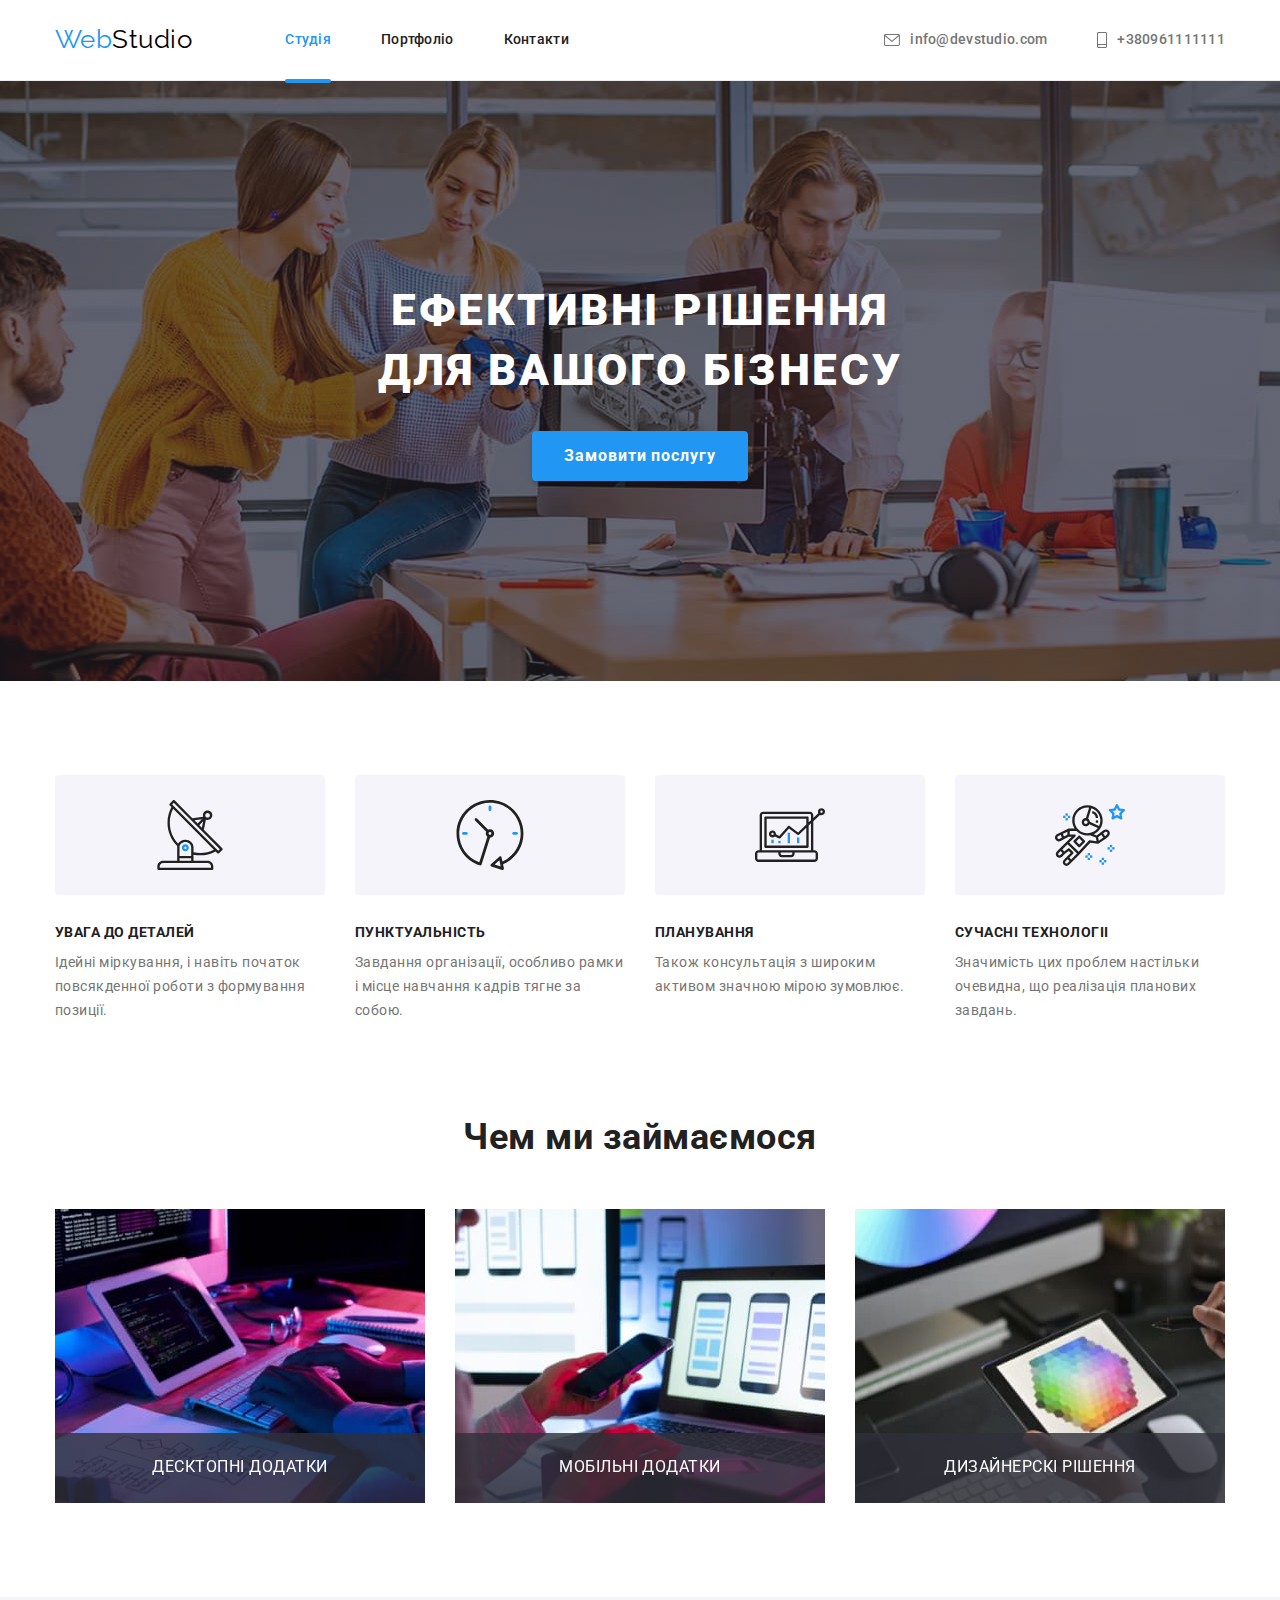
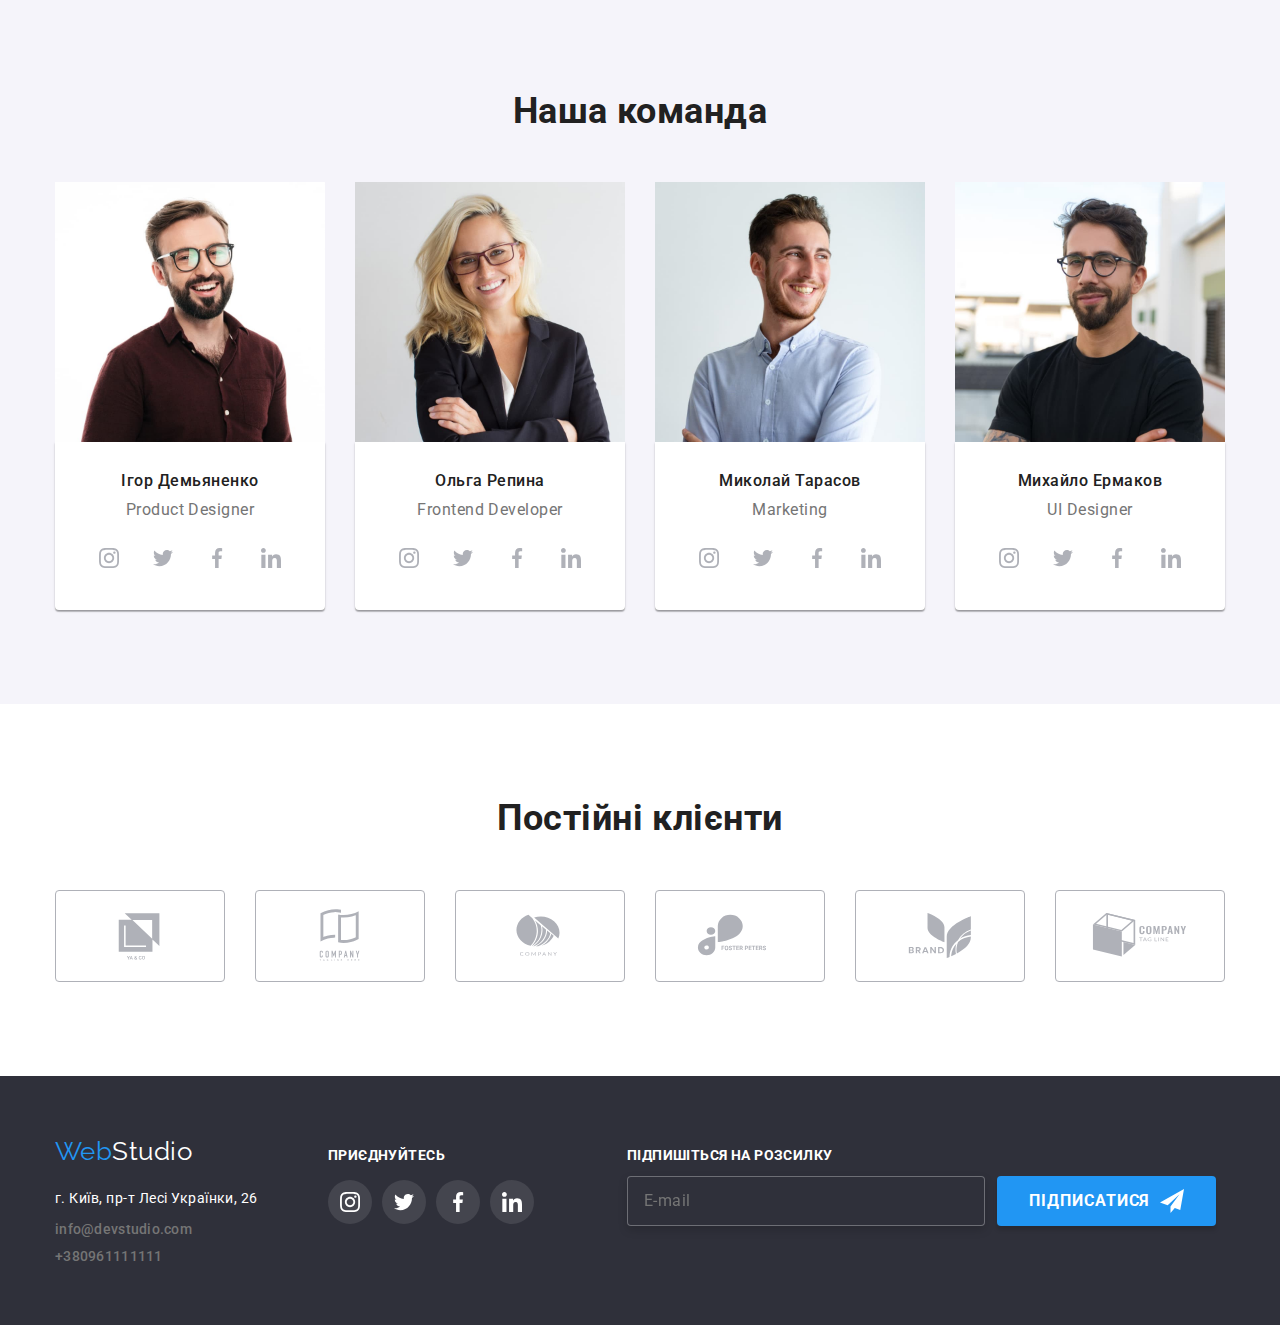
<file: index.html>
<!DOCTYPE html>
<html lang="en">

<head>
  <meta charset="UTF-8">
  <meta http-equiv="X-UA-Compatible" content="IE=edge">
  <meta name="viewport" content="width=device-width, initial-scale=1.0">
  <title>Document</title>
  <link rel="preconnect" href="https://fonts.gstatic.com">
  <link href="https://fonts.googleapis.com/css2?family=Raleway:wght@700&family=Roboto:wght@400;500;700;900&display=swap"
    rel="stylesheet">
  <link rel="stylesheet" href="https://cdnjs.cloudflare.com/ajax/libs/modern-normalize/1.0.0/modern-normalize.min.css">
  
  <link rel="stylesheet" href="./css/main.min.css">
</head>

<body>
<header class="header">
  <div class="container header__container">
    <nav class="nav">

      <a class="logo" href="/">Web<span class="header__logo">Studio</span></a>

      <ul class="nav__list">
        <li class="nav__item"><a class="nav__link nav__link--active" href="./index.html">Студія</a></li>
        <li class="nav__item"><a class="nav__link" href="./portfolio.html">Портфоліо</a></li>
        <li class="nav__item"><a class="nav__link" href="">Контакти</a></li>
      </ul>

    </nav>

    <ul class="contacts">
      <li class="contacts__item">
        <a class="contacts__link contacts__link--header" href="mailto:info@devstudio.com">
          <svg class="contacts__icon" width="16px" height="12px">
            <use href="./images/icons.svg#icon-envelope"></use>
          </svg> info@devstudio.com</a>

      </li>
      <li class="contacts__item contacts__item--tel">
        <a class="contacts__link contacts__link--header" href="tel:+380961111111">
          <svg class="contacts__icon" width="10px" height="16px">
            <use href="./images/icons.svg#icon-smartphone"></use>
          </svg>+380961111111</a>
      </li>
    </ul>
  </div>
</header>

  <main>
    <section class="hero overlay">
      <div class="container">
        <h1 class="hero__subject">Ефективні рішення <br> для вашого бізнесу</h1>
        <button data-modal-open class="hero__button" type="button">Замовити послугу</button>

        <div class="backdrop is-hidden" data-modal>
          <div class="modal">

            <button data-modal-close class="close">
              <svg class="close__icon">
                <use href="./images/icons.svg#icon-close"></use>
              </svg>
            </button>

            <p class="modal__title">Залишіть свої дані, ми вам передзвонимо</p>

            <form action="#" class="modal__form">

              <label class="modal__field">Ім'я
                <input class="modal__input" type="text" name="user-name" required>
                <svg class="modal__icons">
                  <use href="./images/icons.svg#icon-person"></use>
                </svg>
              </label>

              <label class="modal__field">Телефон
                <input class="modal__input" type="tel" name="user-tel" required>
                <svg class="modal__icons">
                  <use href="./images/icons.svg#icon-phone"></use>
                </svg>
              </label>

              <label class="modal__field">Пошта
                <input class="modal__input" type="email" name="user-email" required>
                <svg class="modal__icons">
                  <use href="./images/icons.svg#icon-email"></use>
                </svg>
              </label>

              <label class="modal__field">Коментар
                <textarea class="modal__text" name="user-comment" placeholder="Надрукуйте текст"></textarea>
              </label>

              <label for="checkbox" class="modal__checkbox">
                <input type="checkbox" name="checkbox" id="checkbox" class="modal__check">
                <span class="modal__checked"></span>
                Погоджуюся з розсилкою та приймаю <a class="modal__doc" href="">Умови договора</a>
              </label>

              <button type="submit" class="form__button">Відправити</button>

            </form>


          </div>
        </div>
      </div>
    </section>

    <section class="features">
      <!--<h2>Особености</h2>-->
      <div class="container">
        <ul class="features__list">
          <li class="features__item">
            <div class="features__picture">
              <svg class="antenna" width=70 height=70>
                <use href="./images/icons.svg#icon-antenna"></use>
              </svg>
            </div>
            <h3 class="features__title">Увага до деталей</h3>
            <p class="features__text">Ідейні міркування, і навіть початок повсякденної роботи з формування позиції.
            </p>
          </li>
          <li class="features__item">
            <div class="features__picture">
              <svg class="clock" width=70 height=70>
                <use href="./images/icons.svg#icon-clock"></use>
              </svg>
            </div>
            <h3 class="features__title">Пунктуальність</h3>
            <p class="features__text">Завдання організації, особливо рамки і місце навчання кадрів тягне за
            собою.</p>
          </li>
          <li class="features__item">
            <div class="features__picture">
              <svg class="diagram" width=70 height=70>
                <use href="./images/icons.svg#icon-diagram"></use>
              </svg>
            </div>
            <h3 class="features__title">Планування</h3>
            <p class="features__text">Також консультація з широким активом значною мірою
            зумовлює.</p>
          </li>
          <li class="features__item">
            <div class="features__picture">
              <svg class="astronaut" width=70 height=70>
                <use href="./images/icons.svg#icon-astronaut"></use>
              </svg>
            </div>
            <h3 class="features__title">Сучасні технологіі</h3>
            <p class="features__text">Значимість цих проблем настільки очевидна, що реалізація планових завдань.</p>
          </li>
        </ul>
      </div>
    </section>

    <section class="image">
      <div class="container">

        <h2 class="caption">Чем ми займаємося</h2>

        <ul class="image__list">
          <li class="image__item">
            <img src="./images/comp.jpg" alt="руки-на-клавіатурі" width="370">
            <p class="image__label">Десктопні додатки</p>
          </li>
          <li class="image__item">
            <img src="./images/phone.jpg" alt="телефон-в-руках-і-ноутбук" width="370">
            <p class="image__label">Мобільні  додатки</p>
          </li>
          <li class="image__item">
            <img src="./images/notepad.jpg" alt="планшет" width="370">
            <p class="image__label">Дизайнерскі рішення</p>
          </li>
        </ul>
      </div>
    </section>

    <section class="our-team">
      <div class="container">
        <h2 class="caption">Наша команда</h2>

        <ul class="team">
          <li class="team__item">
            <img class="team__img" src="./images/igor.jpg" alt="Ігор" width="260">
            <div class="team__contacts">
              <h3 class="team__caption">Ігор Демьяненко</h3>
              <p class="team__text">Product Designer</p>
              <ul class="socials">
                <li class="socials__item">
                  <a class="socials__link" href="">
                    <svg class="socials__icon">
                      <use href="./images/icons.svg#icon-instagram"></use>
                    </svg>
                  </a>
                </li>
                <li class="socials__item">
                  <a class="socials__link" href="">
                    <svg class="socials__icon">
                      <use href="./images/icons.svg#icon-twitter"></use>
                    </svg>
                  </a>
                </li>
                <li class="socials__item">
                  <a class="socials__link" href="">
                    <svg class="socials__icon">
                      <use href="./images/icons.svg#icon-facebook"></use>
                    </svg>
                  </a>
                </li>
                <li class="socials__item">
                  <a class="socials__link" href="">
                    <svg class="socials__icon">
                      <use href="./images/icons.svg#icon-linkedin"></use>
                    </svg>
                  </a>
                </li>
              </ul>
            </div>
          </li>
          <li class="team__item">
            <img class="team__img" src="./images/olga.jpg" alt="Ольга" width="260">
            <div class="team__contacts">
              <h3 class="team__caption">Ольга Репина</h3>
              <p class="team__text">Frontend Developer</p>
              <ul class="socials">
                <li class="socials__item">
                  <a class="socials__link" href="">
                    <svg class="socials__icon">
                      <use href="./images/icons.svg#icon-instagram"></use>
                    </svg>
                  </a>
                </li>
                <li class="socials__item">
                  <a class="socials__link" href="">
                    <svg class="socials__icon">
                      <use href="./images/icons.svg#icon-twitter"></use>
                    </svg>
                  </a>
                </li>
                <li class="socials__item">
                  <a class="socials__link" href="">
                    <svg class="socials__icon">
                      <use href="./images/icons.svg#icon-facebook"></use>
                    </svg>
                  </a>
                </li>
                <li class="socials__item">
                  <a class="socials__link" href="">
                    <svg class="socials__icon">
                      <use href="./images/icons.svg#icon-linkedin"></use>
                    </svg>
                  </a>
                </li>
              </ul>
            </div>
          </li>
          <li class="team__item">
            <img class="team__img" src="./images/mykolay.jpg" alt="Николай" width="260">
            <div class="team__contacts">
              <h3 class="team__caption">Миколай Тарасов</h3>
              <p class="team__text">Marketing</p>
              <ul class="socials">
                <li class="socials__item">
                  <a class="socials__link" href="">
                    <svg class="socials__icon">
                      <use href="./images/icons.svg#icon-instagram"></use>
                    </svg>
                  </a>
                </li>
                <li class="socials__item">
                  <a class="socials__link" href="">
                    <svg class="socials__icon">
                      <use href="./images/icons.svg#icon-twitter"></use>
                    </svg>
                  </a>
                </li>
                <li class="socials__item">
                  <a class="socials__link" href="">
                    <svg class="socials__icon">
                      <use href="./images/icons.svg#icon-facebook"></use>
                    </svg>
                  </a>
                </li>
                <li class="socials__item">
                  <a class="socials__link" href="">
                    <svg class="socials__icon">
                      <use href="./images/icons.svg#icon-linkedin"></use>
                    </svg>
                  </a>
                </li>
              </ul>
            </div>
          </li>
          <li class="team__item">
            <img class="team__img" src="./images/mikhaylo.jpg" alt="Михаил" width="260">
            <div class="team__contacts">
              <h3 class="team__caption">Михайло Ермаков</h3>
              <p class="team__text">UI Designer</p>
              <ul class="socials">
                <li class="socials__item">
                  <a class="socials__link" href="">
                    <svg class="socials__icon">
                      <use href="./images/icons.svg#icon-instagram"></use>
                    </svg>
                  </a>
                </li>
                <li class="socials__item">
                  <a class="socials__link" href="">
                    <svg class="socials__icon">
                      <use href="./images/icons.svg#icon-twitter"></use>
                    </svg>
                  </a>
                </li>
                <li class="socials__item">
                  <a class="socials__link" href="">
                    <svg class="socials__icon">
                      <use href="./images/icons.svg#icon-facebook"></use>
                    </svg>
                  </a>
                </li>
                <li class="socials__item">
                  <a class="socials__link" href="">
                    <svg class="socials__icon">
                      <use href="./images/icons.svg#icon-linkedin"></use>
                    </svg>
                  </a>
                </li>
              </ul>
            </div>
          </li>
        </ul>
      </div>
    </section>

    <section class="client">
      <div class="container">
        <h2 class="caption">Постійні клієнти</h2>
        <ul class="client__list">
          <li class="client__item">
            <a class="client__link" href="">
              <svg class="client__icon">
                <use href="./images/icons.svg#icon-company1"></use>
              </svg>
            </a>
          </li>
          <li class="client__item">
            <a class="client__link" href="">
              <svg class="client__icon">
                <use href="./images/icons.svg#icon-company2"></use>
              </svg>
            </a>
          </li>
          <li class="client__item">
            <a class="client__link" href="">
              <svg class="client__icon">
                <use href="./images/icons.svg#icon-company3"></use>
              </svg>
            </a>
          </li>
          <li class="client__item">
            <a class="client__link" href="">
              <svg class="client__icon">
                <use href="./images/icons.svg#icon-company4"></use>
              </svg>
            </a>
          </li>
          <li class="client__item">
            <a class="client__link" href="">
              <svg class="client__icon">
                <use href="./images/icons.svg#icon-company5"></use>
              </svg>
            </a>
          </li>
          <li class="client__item">
            <a class="client__link" href="">
              <svg class="client__icon">
                <use href="./images/icons.svg#icon-company6"></use>
              </svg>
            </a>
          </li>
        </ul>
      </div>
    </section>

  </main>

  <footer class="footer">
    <div class="container footer__container">
      <div>
        <a class="logo" href="/">Web<span class="footer__logo">Studio</span></a>

        <address class="footer__address">г. Київ, пр-т Лесі Українки, 26</address>

        <ul class="contacts contacts--footer">
          <li class="contacts__item contacts__item--mail ">
            <a class="contacts__link" href="mailto:info@devstudio.com">info@devstudio.com</a>
          </li>
          <li class="contacts__item">
            <a class="contacts__link" href="tel:+380961111111">+380961111111</a>
          </li>
        </ul>
      </div>

      <div class="footer__socials">
        <h2 class="footer__caption">ПРИЄДНУЙТЕСЬ</h2>

        <ul class="socials">
          <li class="socials__item">
            <a class="socials__link socials__link--footer" href="">
              <svg class="socials__icon">
                <use href="./images/icons.svg#icon-instagram"></use>
              </svg>
            </a>
          </li>
          <li class="socials__item">
            <a class="socials__link socials__link--footer" href="">
              <svg class="socials__icon">
                <use href="./images/icons.svg#icon-twitter"></use>
              </svg>
            </a>
          </li>
          <li class="socials__item">
            <a class="socials__link socials__link--footer" href="">
              <svg class="socials__icon">
                <use href="./images/icons.svg#icon-facebook"></use>
              </svg>
            </a>
          </li>
          <li class="socials__item">
            <a class="socials__link socials__link--footer" href="">
              <svg class="socials__icon">
                <use href="./images/icons.svg#icon-linkedin"></use>
              </svg>
            </a>
          </li>
        </ul>
      </div>

      <div class="footer__form">
        <p class="footer__caption">ПІДПИШІТЬСЯ НА РОЗСИЛКУ</p>
        <form action="#" class="footer__field">

          <input class="footer__input" type="email" name="email" placeholder="E-mail">

          <button type="submit" class="footer__button">ПІДПИСАТИСЯ
            <svg class="footer__icon">
              <use href="./images/icons.svg#icon-telegram"></use>
            </svg>
          </button>
        </form>
      </div>

    </div>
  </footer>

  <script src="./js/modal.js"></script>

</body>

</html>
</file>
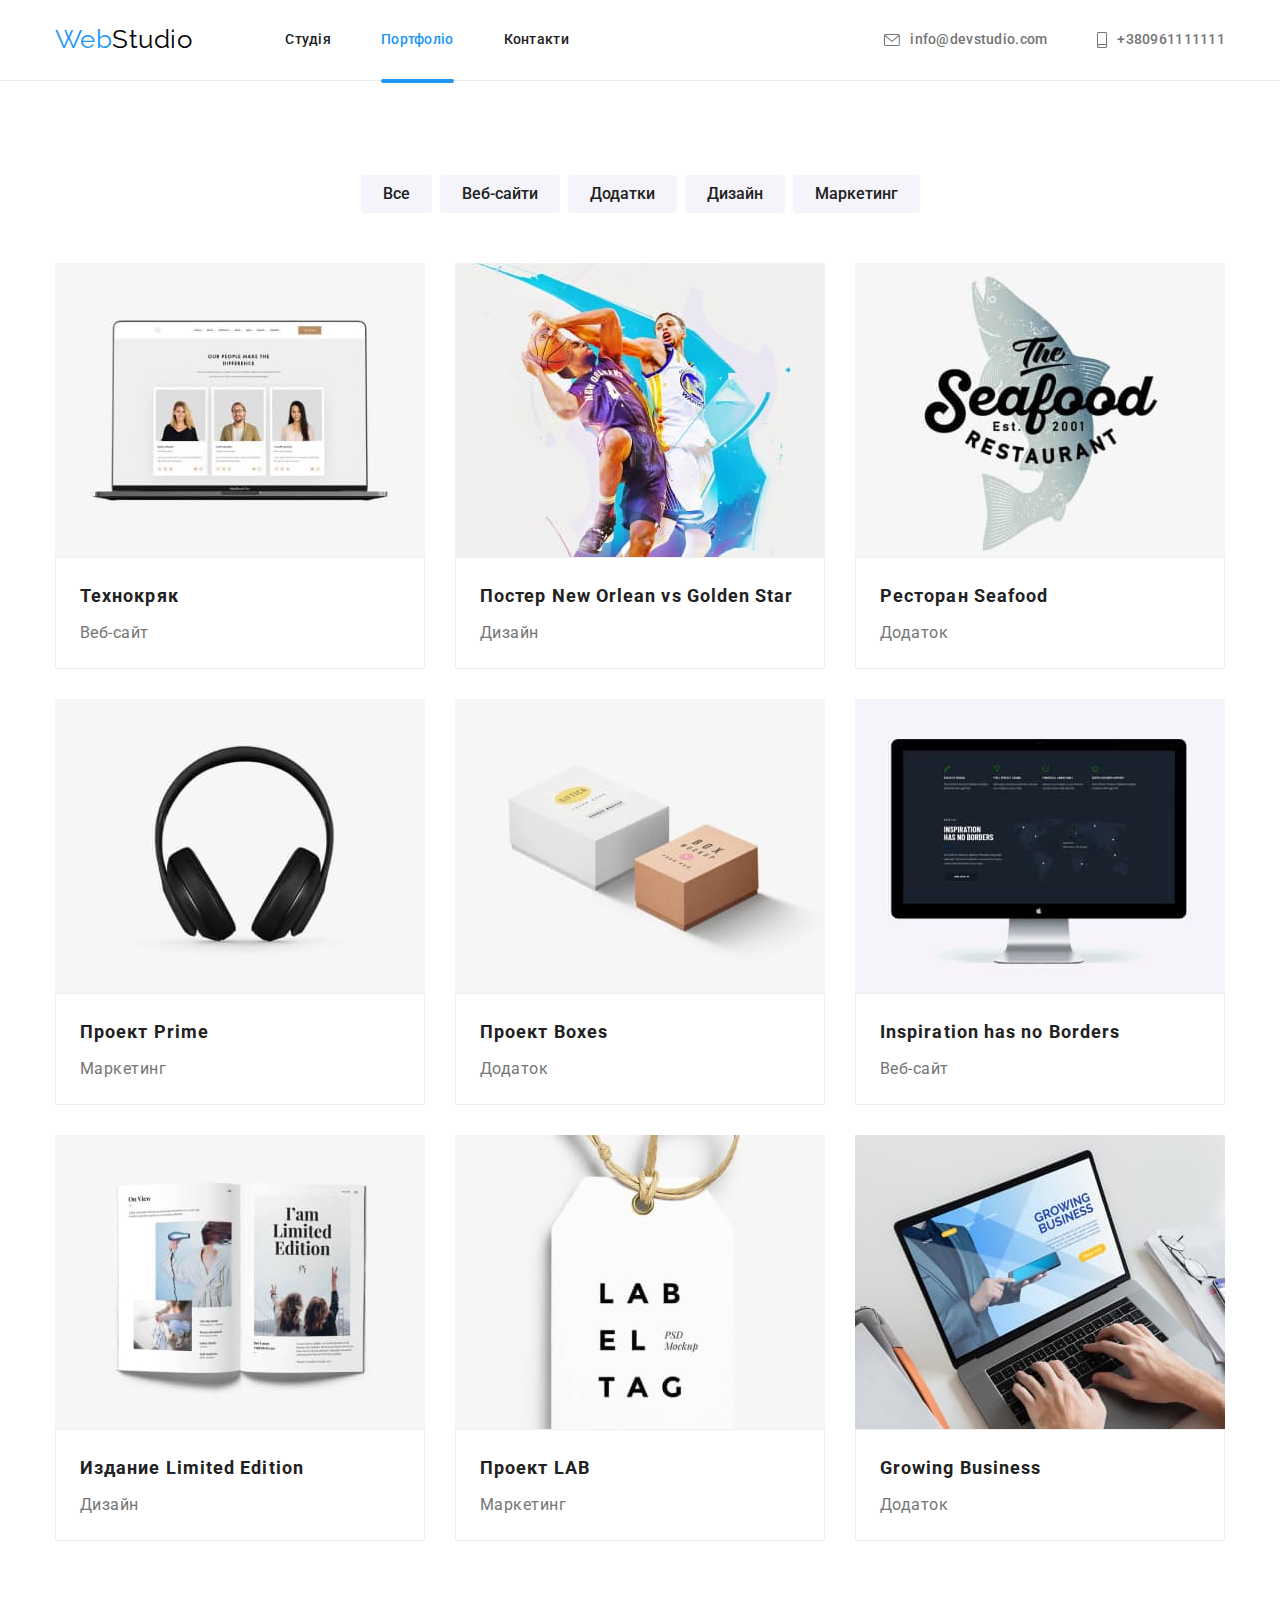
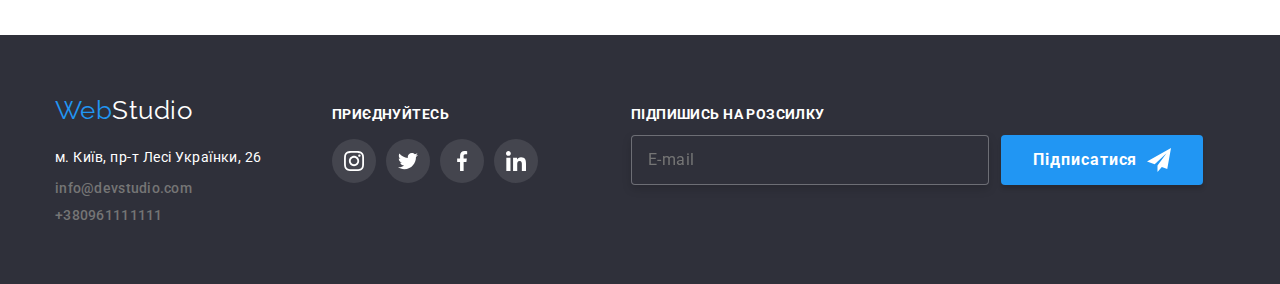
<file: portfolio.html>
<!DOCTYPE html>
<html lang="ua">

<head>
  <meta charset="UTF-8">
  <meta http-equiv="X-UA-Compatible" content="IE=edge">
  <meta name="viewport" content="width=device-width, initial-scale=1.0">
  <title>Document</title>
  <link rel="preconnect" href="https://fonts.gstatic.com">
  <link href="https://fonts.googleapis.com/css2?family=Raleway:wght@700&family=Roboto:wght@400;500;700;900&display=swap"
    rel="stylesheet">
  <link rel="stylesheet" href="https://cdnjs.cloudflare.com/ajax/libs/modern-normalize/1.0.0/modern-normalize.min.css">
 
  <link rel="stylesheet" href="./css/main.min.css">
</head>

<body>
  <header class="header">
    <div class="container header__container">
      <nav class="nav">
  
        <a class="logo" href="/">Web<span class="header__logo">Studio</span></a>
  
        <ul class="nav__list">
          <li class="nav__item"><a class="nav__link" href="./index.html">Студія</a></li>
          <li class="nav__item"><a class="nav__link nav__link--active" href="./portfolio.html">Портфоліо</a></li>
          <li class="nav__item"><a class="nav__link" href="">Контакти</a></li>
        </ul>
  
      </nav>
  
      <ul class="contacts">
        <li class="contacts__item">
          <a class="contacts__link contacts__link--header" href="mailto:info@devstudio.com">
            <svg class="contacts__icon" width="16px" height="12px">
              <use href="./images/icons.svg#icon-envelope"></use>
            </svg> info@devstudio.com</a>
  
        </li>
        <li class="contacts__item contacts__item--tel">
          <a class="contacts__link contacts__link--header" href="tel:+380961111111">
            <svg class="contacts__icon" width="10px" height="16px">
              <use href="./images/icons.svg#icon-smartphone"></use>
            </svg>+380961111111</a>
        </li>
      </ul>
    </div>
  </header>

  <main>
    <section class="buttons">
      <div class="container">
        <ul class="buttons__list">
          <li class="buttons__item"> <button class="buttons__link" type="button">Все</button></li>
          <li class="buttons__item"> <button class="buttons__link" type="button">Веб-сайти</button></li>
          <li class="buttons__item"> <button class="buttons__link" type="button">Додатки</button></li>
          <li class="buttons__item"> <button class="buttons__link" type="button">Дизайн</button></li>
          <li class="buttons__item"> <button class="buttons__link" type="button">Маркетинг</button></li>
        </ul>

        <ul class="projects">
          <li class="projects__item">
            <div class="projects__hover">
              <img src="./images/notebook.jpg" alt="Технокряк" width="370">
              <p class="projects__content">Ресурс пропонує комплексні рішення з різним рівнем функціоналу та сервісу. Все це дозволить користувачу отримати
              вичерпні дані про компанію або приватну особу.</p>
            </div>

            <div class="projects__description">
              <h3 class="projects__caption">Технокряк</h3>
              <p class="projects__text">Веб-сайт</p>
            </div>
          </li>
          <li class="projects__item">
            <div class="projects__hover">
              <img src="./images/new-orlian.jpg" alt="Постер New Orlean vs Golden Star" width="370">
              <p class="projects__content">Ресурс пропонує комплексні рішення з різним рівнем функціоналу та сервісу. Все це дозволить користувачу отримати
              вичерпні дані про компанію або приватну особу.</p>
            </div>
            <div class="projects__description">
              <h3 class="projects__caption">Постер New Orlean vs Golden Star</h3>
              <p class="projects__text">Дизайн</p>
            </div>
          </li>
          <li class="projects__item">
            <div class="projects__hover">
              <img src="./images/seafood.jpg" alt="Ресторан Seafood" width="370">
              <p class="projects__content">Ресурс пропонує комплексні рішення з різним рівнем функціоналу та сервісу. Все це дозволить користувачу отримати
              вичерпні дані про компанію або приватну особу.</p>
            </div>
            <div class="projects__description">
              <h3 class="projects__caption">Ресторан Seafood</h3>
              <p class="projects__text">Додаток</p>
            </div>

          </li>
          <li class="projects__item">
            <div class="projects__hover">
              <img src="./images/airpods.jpg" alt="Проект Prime" width="370">
              <p class="projects__content">Ресурс пропонує комплексні рішення з різним рівнем функціоналу та сервісу. Все це дозволить користувачу отримати
              вичерпні дані про компанію або приватну особу.</p>
            </div>
            <div class="projects__description">
              <h3 class="projects__caption">Проект Prime</h3>
              <p class="projects__text">Маркетинг</p>
            </div>
          </li>
          <li class="projects__item">
            <div class="projects__hover">
              <img src="./images/box.jpg" alt="Проект Boxes" width="370">
              <p class="projects__content">Ресурс пропонує комплексні рішення з різним рівнем функціоналу та сервісу. Все це дозволить користувачу отримати
              вичерпні дані про компанію або приватну особу.</p>
            </div>
            <div class="projects__description">
              <h3 class="projects__caption">Проект Boxes</h3>
              <p class="projects__text">Додаток</p>
            </div>

          </li>
          <li class="projects__item">
            <div class="projects__hover">
              <img src="./images/imac.jpg" alt="Inspiration has no Borders" width="370">
              <p class="projects__content">Ресурс пропонує комплексні рішення з різним рівнем функціоналу та сервісу. Все це дозволить користувачу отримати
              вичерпні дані про компанію або приватну особу.</p>
            </div>
            <div class="projects__description">
              <h3 class="projects__caption">Inspiration has no Borders</h3>
              <p class="projects__text">Веб-сайт</p>
            </div>
          </li>
          <li class="projects__item">
            <div class="projects__hover">
              <img src="./images/book.jpg" alt="Издание Limited Edition" width="370">
              <p class="projects__content">Ресурс пропонує комплексні рішення з різним рівнем функціоналу та сервісу. Все це дозволить користувачу отримати
              вичерпні дані про компанію або приватну особу.</p>
            </div>
            <div class="projects__description">
              <h3 class="projects__caption">Издание Limited Edition</h3>
              <p class="projects__text">Дизайн</p>
            </div>
          </li>
          <li class="projects__item">
            <div class="projects__hover">
              <img src="./images/label.jpg" alt="Проект LAB" width="370">
              <p class="projects__content">Ресурс пропонує комплексні рішення з різним рівнем функціоналу та сервісу. Все це дозволить користувачу отримати
              вичерпні дані про компанію або приватну особу.</p>
            </div>
            <div class="projects__description">
              <h3 class="projects__caption">Проект LAB</h3>
              <p class="projects__text">Маркетинг</p>
            </div>
          </li>
          <li class="projects__item">
            <div class="projects__hover">
              <img src="./images/hends.jpg" alt="Growing Business" width="370">
              <p class="projects__content">Ресурс пропонує комплексні рішення з різним рівнем функціоналу та сервісу. Все це дозволить користувачу отримати
              вичерпні дані про компанію або приватну особу.</p>
            </div>
            <div class="projects__description">
              <h3 class="projects__caption">Growing Business</h3>
              <p class="projects__text">Додаток</p>
            </div>
          </li>

        </ul>
      </div>
    </section>


  </main>

  <footer class="footer">
    <div class="container footer__container">
      <div>
        <a class="logo" href="/">Web<span class="footer__logo">Studio</span></a>

        <address class="footer__address">м. Київ, пр-т Лесі Українки, 26</address>

        <ul class="contacts contacts--footer">
          <li class="contacts__item contacts__item--mail ">
            <a class="contacts__link" href="mailto:info@devstudio.com">info@devstudio.com</a>
          </li>
          <li class="contacts__item">
            <a class="contacts__link" href="tel:+380961111111">+380961111111</a>
          </li>
        </ul>
      </div>

      <div class="footer__socials">
        <h2 class="footer__caption">ПРИЄДНУЙТЕСЬ</h2>

        <ul class="socials">
          <li class="socials__item">
            <a class="socials__link socials__link--footer" href="">
              <svg class="socials__icon">
                <use href="./images/icons.svg#icon-instagram"></use>
              </svg>
            </a>
          </li>
          <li class="socials__item">
            <a class="socials__link socials__link--footer" href="">
              <svg class="socials__icon">
                <use href="./images/icons.svg#icon-twitter"></use>
              </svg>
            </a>
          </li>
          <li class="socials__item">
            <a class="socials__link socials__link--footer" href="">
              <svg class="socials__icon">
                <use href="./images/icons.svg#icon-facebook"></use>
              </svg>
            </a>
          </li>
          <li class="socials__item">
            <a class="socials__link socials__link--footer" href="">
              <svg class="socials__icon">
                <use href="./images/icons.svg#icon-linkedin"></use>
              </svg>
            </a>
          </li>
        </ul>
      </div>

      <div class="footer__form">
        <p class="footer__caption">ПІДПИШИСЬ НА РОЗСИЛКУ</p>
        <form action="#" class="footer__field">

          <input class="footer__input" type="email" name="email" placeholder="E-mail">

          <button type="submit" class="footer__button">Підписатися
            <svg class="footer__icon">
              <use href="./images/icons.svg#icon-telegram"></use>
            </svg>
          </button>
        </form>
      </div>

    </div>
  </footer>
</body>

</html>
</file>
<file: css/main.min.css>
:root {
    --body-background-color: #ffff;
    --primary-text-color: #757575;
    --title-text-color: #212121;
    --link-color: #2196f3;
    --footer-background-color: #2f303a;
    --team-section-color: #f5f4fa;
    --studio-color: #000000;
    --icon-color: #afb1b8
}

h1,
h2,
h3,
h4,
h5 {
    margin: 0;
}

img {
    display: block;
    max-width: 100%;
}

ul {
    margin: 0;
    padding: 0;
    list-style: none;
}

body {
    background-color: var(--body-background-color);
    color: var(--primary-text-color);
    font-family: Roboto, sans-serif;
    letter-spacing: 0.03em;
}

.container {
    width: 1200px;
    margin-left: auto;
    margin-right: auto;
    padding-left: 15px;
    padding-right: 15px;
}

.header {
    border-bottom: 1px solid #ececec;
}

.header__container {
    display: -webkit-box;
    display: -ms-flexbox;
    display: flex;
    -webkit-box-align: center;
    -ms-flex-align: center;
    align-items: center;
}

.nav {
    display: -webkit-box;
    display: -ms-flexbox;
    display: flex;
}

.nav__list {
    display: -webkit-box;
    display: -ms-flexbox;
    display: flex;
    margin: 0;
    padding: 0;
}

.nav__item {
    margin-right: 50px;
}

.nav__item:last-child {
    margin-right: 0;
}

.nav__link {
    position: relative;
    display: block;
    padding-top: 32px;
    padding-bottom: 32px;
    color: var(--title-text-color);
    font-weight: 500;
    font-size: 14px;
    line-height: 1.14;
    letter-spacing: 0.02em;
    text-decoration: none;
    -webkit-transition: color 250ms cubic-bezier(0.4, 0, 0.2, 1);
    transition: color 250ms cubic-bezier(0.4, 0, 0.2, 1);
}

.nav__link:hover,
.nav__link:focus,
.nav__link--active {
    color: var(--link-color);
}

.nav__link--active::after {
    content: "";
    display: block;
    position: absolute;
    bottom: -3px;
    margin-top: 28px;
    padding-bottom: 0;
    width: 100%;
    height: 4px;
    background: var(--link-color);
    border-radius: 4px;
}

.nav .logo {
    margin-right: 93px;
    padding-top: 24px;
    padding-bottom: 25px;
}

.logo {
    display: block;
    color: var(--link-color);
    font-family: Raleway;
    font-size: 26px;
    line-height: 1.19;
    text-decoration: none;
}

.header__logo {
    color: var(--studio-color);
}

.footer .logo {
    padding: 0;
    margin-bottom: 20px;
}

.footer__logo {
    color: var(--body-background-color);
}

.contacts {
    display: -webkit-box;
    display: -ms-flexbox;
    display: flex;
    margin-left: auto;
    -webkit-box-align: center;
    -ms-flex-align: center;
    align-items: center;
}

.contacts .contacts__item+.contacts__item--tel {
    margin-left: 50px
}

.contacts--footer {
    -webkit-box-orient: vertical;
    -webkit-box-direction: normal;
    -ms-flex-direction: column;
    flex-direction: column;
    -webkit-box-align: start;
    -ms-flex-align: start;
    align-items: flex-start;
}

.contacts__link {
    color: var(--primary-text-color);
    font-weight: 500;
    font-size: 14px;
    line-height: 1.14;
    letter-spacing: 0.02em;
    text-decoration: none;
}

.contacts__link--header {
    display: -webkit-box;
    display: -ms-flexbox;
    display: flex;
    -webkit-box-align: center;
    -ms-flex-align: center;
    align-items: center;
    padding-top: 32px;
    padding-bottom: 32px;
    padding-left: 0;
    fill: #757575;
    -webkit-transition: color fill 50ms cubic-bezier(0.4, 0, 0.2, 1);
    transition: color fill 50ms cubic-bezier(0.4, 0, 0.2, 1);
}

.contacts__link:hover,
.contacts__link:focus {
    fill: var(--link-color);
    color: var(--link-color);
    transition-duration: 250ms;
        transition-timing-function: cubic-bezier(0.4, 0, 0.2, 1);
        transition-property: background-color;
}

.contacts__icon {
    margin-right: 10px;
}

.contacts__item--mail {
    margin-bottom: 9px;
}
.contacts__item--mail:hover,
.contacts__item--mail:focus{
    transition-duration: 250ms;
        transition-timing-function: cubic-bezier(0.4, 0, 0.2, 1);
        transition-property: background-color;
}
.contacts__item--tel {
    margin-left: 0;
}

.hero {
    background-color: var(--footer-background-color);
    color: var(--body-background-color);
    padding-top: 200px;
    padding-bottom: 200px;
    margin-bottom: 0px;
    text-align: center;
}

.hero__subject {
    font-weight: 900;
    font-size: 44px;
    line-height: 1.36;
    letter-spacing: 0.06em;
    text-align: center;
    text-transform: uppercase;
}

.overlay {
    max-width: 1600px;
    height: 600px;
    margin-left: auto;
    margin-right: auto;
    background-image: linear-gradient(to right,
            rgba(47, 48, 58, 0.4),
            rgba(47, 48, 58, 0.4)),
        url(../images/heroimg.jpg);
    background-size: cover;
    background-repeat: no-repeat;
    background-position: center;
}

.hero__button {
    margin-top: 30px;
    -webkit-box-align: center;
    -ms-flex-align: center;
    align-items: center;
    text-align: center;
    -webkit-box-shadow: 0px 4px 4px rgba(0, 0, 0, 0.15);
    box-shadow: 0px 4px 4px rgba(0, 0, 0, 0.15);
    border-radius: 4px;
    padding: 10px 32px;
    background-color: var(--link-color);
    font-weight: 700;
    font-size: 16px;
    line-height: 1.87;
    letter-spacing: 0.06em;
    cursor: pointer;
    color: var(--body-background-color);
    border: none;
    transition-duration: 250ms;
    transition-timing-function: cubic-bezier(0.4, 0, 0.2, 1);
    transition-property: background-color, box-shadow;

}

.hero__button:hover,
.hero__button:focus {
    background-color: #188CE8;
    box-shadow: 0px 4px 4px rgba(0, 0, 0, 0.15);
    transition-duration: 250ms;
        transition-timing-function: cubic-bezier(0.4, 0, 0.2, 1);
        transition-property: background-color, box-shadow;
}

.buttons {
    padding-top: 94px;
    padding-bottom: 94px;
}

.buttons__list {
    display: -webkit-box;
    display: -ms-flexbox;
    display: flex;
    -webkit-box-orient: horizontal;
    -webkit-box-direction: normal;
    -ms-flex-direction: row;
    flex-direction: row;
    -webkit-box-pack: center;
    -ms-flex-pack: center;
    justify-content: center;
    margin-top: 0;
    margin-bottom: 50px;
}

.buttons__item {
    margin-right: 8px;
}

.buttons__item:last-child {
    margin-right: 0px;
}

.buttons__link {
    border-radius: 4px;
    border: transparent;
    padding: 6px 22px;
    color: var(--title-text-color);
    background-color: var(--team-section-color);
    font-weight: 500;
    font-size: 16px;
    line-height: 1.62;
    text-align: center;
    cursor: pointer;
    -webkit-transition: background-color color 250ms cubic-bezier(0.4, 0, 0.2, 1);
    transition: background-color color 250ms cubic-bezier(0.4, 0, 0.2, 1);
}

.buttons__link:hover,
.buttons__link:focus {
    color: var(--body-background-color);
    background-color: var(--link-color);
    -webkit-box-shadow: 0px 3px 1px rgba(0, 0, 0, 0.1), 0px 1px 2px rgba(0, 0, 0, 0.08), 0px 2px 2px rgba(0, 0, 0, 0.12);
    box-shadow: 0px 3px 1px rgba(0, 0, 0, 0.1), 0px 1px 2px rgba(0, 0, 0, 0.08), 0px 2px 2px rgba(0, 0, 0, 0.12);
    transition-duration: 250ms;
        transition-timing-function: cubic-bezier(0.4, 0, 0.2, 1);
        transition-property: background-color, color, box-shadow;
    
}

.footer__button {
    display: -webkit-box;
    display: -ms-flexbox;
    display: flex;
    -webkit-box-align: center;
    -ms-flex-align: center;
    align-items: center;
    text-align: center;
    margin-left: 12px;
    -webkit-box-shadow: 0px 4px 4px rgba(0, 0, 0, 0.15);
    box-shadow: 0px 4px 4px rgba(0, 0, 0, 0.15);
    border-radius: 4px;
    padding: 10px 32px;
    color: #fff;
    background-color: var(--link-color);
    font-weight: 700;
    font-size: 16px;
    line-height: 1.87;
    letter-spacing: 0.06em;
    cursor: pointer;
    border: none;
    transition-duration: 250ms;
    transition-timing-function: cubic-bezier(0.4, 0, 0.2, 1);
    transition-property: background-color, color, box-shadow;
}

.footer__icon {
    width: 24px;
    height: 24px;
    margin-left: 10px;
}

.form__button {
    width: 200px;
    height: 50px;
    display: -webkit-box;
    display: -ms-flexbox;
    display: flex;
    -webkit-box-pack: center;
    -ms-flex-pack: center;
    justify-content: center;
    -webkit-box-align: center;
    -ms-flex-align: center;
    align-items: center;
    text-align: center;
    -webkit-box-shadow: 0px 4px 4px rgba(0, 0, 0, 0.15);
    box-shadow: 0px 4px 4px rgba(0, 0, 0, 0.15);
    border-radius: 4px;
    color: #fff;
    padding: 10px 32px;
    background-color: var(--link-color);
    font-weight: 700;
    font-size: 16px;
    line-height: 1.87;
    letter-spacing: 0.06em;
    cursor: pointer;
    margin: 0 auto;
    margin-top: 30px;
}

.features {
    padding-top: 94px;
}

.features__list {
    display: -webkit-box;
    display: -ms-flexbox;
    display: flex;
    -webkit-box-orient: horizontal;
    -webkit-box-direction: normal;
    -ms-flex-direction: row;
    flex-direction: row;
    font-size: 14px;
    line-height: 1.71;
    margin-top: 0;
    margin-bottom: 0px;
}

.features__item {
    margin-right: 30px;
}

.features__item:last-child {
    margin-right: 0px;
}

.features__title {
    color: var(--title-text-color);
    font-weight: 700;
    font-size: 14px;
    line-height: 1.14;
    text-transform: uppercase;
    margin-bottom: 10px;
    margin-top: 0px;
}

.features__text {
    margin-top: 0;
    margin-bottom: 0;
}

.features__picture {
    display: -webkit-box;
    display: -ms-flexbox;
    display: flex;
    -webkit-box-align: center;
    -ms-flex-align: center;
    align-items: center;
    -webkit-box-pack: center;
    -ms-flex-pack: center;
    justify-content: center;
    width: 270px;
    height: 120px;
    background: #f5f4fa;
    border-radius: 4px;
    margin-bottom: 30px;
    margin-right: 0;
}

.antenna {
    display: inline-block;
}

.image {
    padding-top: 94px;
    padding-bottom: 94px;
}

.caption {
    margin-top: 0;
    margin-bottom: 50px;
    color: var(--title-text-color);
    font-weight: 700;
    font-size: 36px;
    line-height: 1.16;
    text-align: center;
}

.image__list {
    display: -webkit-box;
    display: -ms-flexbox;
    display: flex;
    -webkit-box-orient: horizontal;
    -webkit-box-direction: normal;
    -ms-flex-direction: row;
    flex-direction: row;
    padding-left: 0;
    margin-top: 0;
    margin-bottom: 0;
}

.image__item {
    margin-right: 30px;
    position: relative;
}

.image__item:last-child {
    margin-right: 0px;
}

.image__label {
    position: absolute;
    margin: 0;
    bottom: 0;
    left: 0;
    width: 100%;
    height: 70px;
    background: rgba(47, 48, 58, 0.8);
    display: -webkit-box;
    display: -ms-flexbox;
    display: flex;
    text-align: center;
    -webkit-box-pack: center;
    -ms-flex-pack: center;
    justify-content: center;
    -webkit-box-align: center;
    -ms-flex-align: center;
    align-items: center;
    color: #fff;
    text-transform: uppercase;
}

.our-team {
    padding-top: 94px;
    padding-bottom: 94px;
    background-color: var(--team-section-color);
}

.team {
    display: -webkit-box;
    display: -ms-flexbox;
    display: flex;
    padding-left: 0;
    margin-top: 0;
    margin-bottom: 0;
}

.team__item {
    margin-right: 30px;
    width: 270px;
    background-color: #ffff;
}

.team__item:last-child {
    margin-right: 0;
}

.team__img {
    width: 100%;
    margin-top: 0;
}

.team__contacts {
    padding-top: 30px;
    padding-bottom: 30px;
    background-color: #ffff;
    -webkit-box-shadow: 0px 1px 3px rgba(0, 0, 0, 0.12), 0px 1px 1px rgba(0, 0, 0, 0.14), 0px 2px 1px rgba(0, 0, 0, 0.2);
    box-shadow: 0px 1px 3px rgba(0, 0, 0, 0.12), 0px 1px 1px rgba(0, 0, 0, 0.14), 0px 2px 1px rgba(0, 0, 0, 0.2);
    border-radius: 0px 0px 4px 4px;
}

.team__caption {
    margin-bottom: 10px;
    color: var(--title-text-color);
    font-weight: 500;
    font-size: 16px;
    line-height: 1.18;
    text-align: center;
    letter-spacing: 0.03em;
}

.team__text {
    margin: 0;
    font-size: 16px;
    line-height: 1.18;
    text-align: center;
    letter-spacing: 0.03em;
}

.socials {
    display: -webkit-box;
    display: -ms-flexbox;
    display: flex;
    -webkit-box-align: center;
    -ms-flex-align: center;
    align-items: center;
    -webkit-box-pack: center;
    -ms-flex-pack: center;
    justify-content: center;
    margin-top: 16px;
}

.socials__item {
    margin-right: 10px;
}

.socials__item:last-child {
    margin-right: 0;
}

.socials__link {
    display: -webkit-box;
    display: -ms-flexbox;
    display: flex;
    -webkit-box-align: center;
    -ms-flex-align: center;
    align-items: center;
    -webkit-box-pack: center;
    -ms-flex-pack: center;
    justify-content: center;
    width: 44px;
    height: 44px;
    border-radius: 50%;
    fill: var(--icon-color);
    -webkit-transition: background-color fill 250ms cubic-bezier(0.4, 0, 0.2, 1);
    transition: background-color fill 250ms cubic-bezier(0.4, 0, 0.2, 1);
}

.socials__link:hover,
.socials__link:focus {
    fill: var(--team-section-color);
    background-color: var(--link-color);
    transition-duration: 250ms;
    transition-timing-function: cubic-bezier(0.4, 0, 0.2, 1);
    transition-property: background-color, color, box-shadow;
}

.socials__link--footer {
    fill: #ffff;
    background-color: rgba(255, 255, 255, 0.1);
}

.socials__link--footer:hover,
.socials__link--footer:focus {
    fill: var(--team-section-color);
    background-color: var(--link-color);
    border-radius: 50%;
    transition-duration: 250ms;
    transition-timing-function: cubic-bezier(0.4, 0, 0.2, 1);
    transition-property: background-color, color, box-shadow;
}

.socials__icon {
    width: 20px;
    height: 20px;
}

.client {
    padding-top: 94px;
    padding-bottom: 94px;
}

.client__list {
    display: -webkit-box;
    display: -ms-flexbox;
    display: flex;
    -webkit-box-align: center;
    -ms-flex-align: center;
    align-items: center;
    -webkit-box-pack: center;
    -ms-flex-pack: center;
    justify-content: center;
}

.client__item {
    margin-right: 30px
}

.client__item:last-child {
    margin-right: 0
}

.client__link {
    display: -webkit-box;
    display: -ms-flexbox;
    display: flex;
    -webkit-box-align: center;
    -ms-flex-align: center;
    align-items: center;
    -webkit-box-pack: center;
    -ms-flex-pack: center;
    justify-content: center;
    width: 170px;
    height: 92px;
    border: 1px solid var(--icon-color);
    border-radius: 4px;
    fill: var(--icon-color);
    -webkit-transition-property: border fill;
    transition-property: border fill;
    -webkit-transition-duration: 250ms;
    transition-duration: 250ms;
    -webkit-transition-timing-function: cubic-bezier(0.4, 0, 0.2, 1);
    transition-timing-function: cubic-bezier(0.4, 0, 0.2, 1);
}

.client__link:hover,
.client__link:focus {
    fill: var(--link-color);
    cursor: pointer;
    border: 1px solid var(--link-color);
    transition-duration: 250ms;
    transition-timing-function: cubic-bezier(0.4, 0, 0.2, 1);
    transition-property: background-color, color, box-shadow;
}

.client__icon {
    width: 106px;
    height: 60px;
}

.backdrop {
    position: fixed;
    top: 0;
    left: 0;
    width: 100%;
    height: 100%;
    background-color: rgba(0, 0, 0, 0.2);
    opacity: 1;
    -webkit-transition: opacity 250ms cubic-bezier(0.4, 0, 0.2, 1);
    transition: opacity 250ms cubic-bezier(0.4, 0, 0.2, 1);
}

.backdrop.is-hidden {
    opacity: 0;
    pointer-events: none;
}

.backdrop.is-hidden .modal {
    -webkit-transform: translate(-50%, -50%) scale(0.9);
    transform: translate(-50%, -50%) scale(0.9);
}

.modal {
    position: absolute;
    z-index: 9999999999999;
    padding: 40px;
    top: 50%;
    left: 50%;
    -webkit-transform: translate(-50%, -50%) scale(1);
    transform: translate(-50%, -50%) scale(1);
    width: 528px;
    height: 581px;
    background: #ffffff;
    -webkit-box-shadow: 0px 1px 3px rgba(0, 0, 0, 0.12), 0px 1px 1px rgba(0, 0, 0, 0.14), 0px 2px 1px rgba(0, 0, 0, 0.2);
    box-shadow: 0px 1px 3px rgba(0, 0, 0, 0.12), 0px 1px 1px rgba(0, 0, 0, 0.14), 0px 2px 1px rgba(0, 0, 0, 0.2);
    border-radius: 4px;
    -webkit-transition: -webkit-transform 250ms cubic-bezier(0.4, 0, 0.2, 1);
    transition: -webkit-transform 250ms cubic-bezier(0.4, 0, 0.2, 1);
    transition: transform 250ms cubic-bezier(0.4, 0, 0.2, 1);
    transition: transform 250ms cubic-bezier(0.4, 0, 0.2, 1), -webkit-transform 250ms cubic-bezier(0.4, 0, 0.2, 1);
}

.close {
    position: absolute;
    display: -webkit-box;
    display: -ms-flexbox;
    display: flex;
    -webkit-box-pack: center;
    -ms-flex-pack: center;
    justify-content: center;
    -webkit-box-align: center;
    -ms-flex-align: center;
    align-items: center;
    top: 8px;
    right: 8px;
    width: 30px;
    height: 30px;
    border-radius: 50%;
    border: 1px solid rgba(0, 0, 0, 0.1);
    cursor: pointer;
    background-color: transparent;
    -webkit-transition: fill 250ms cubic-bezier(0.4, 0, 0.2, 1);
    transition: fill 250ms cubic-bezier(0.4, 0, 0.2, 1);
}

.close:hover,
.close:focus {
    fill: var(--link-color);
    transition-duration: 250ms;
        transition-timing-function: cubic-bezier(0.4, 0, 0.2, 1);
        transition-property: background-color;
}

.close__icon {
    width: 11px;
    height: 11px;
}

.modal__title {
    text-align: center;
    margin-top: 0;
    margin-bottom: 12px;
    font-weight: 700;
    font-size: 20px;
    line-height: 1.15;
    letter-spacing: 0.03em;
    color: #212121;
}

.modal__form {
    display: -webkit-box;
    display: -ms-flexbox;
    display: flex;
    -webkit-box-orient: vertical;
    -webkit-box-direction: normal;
    -ms-flex-direction: column;
    flex-direction: column;
}

.modal__field {
    display: inline-block;
    position: relative;
    margin-bottom: 10px;
    font-size: 12px;
    line-height: 1.16;
    letter-spacing: 0.01em;
    color: var(--primary-text-color);
    text-align: left;
}

.modal__input {
    display: block;
    width: 100%;
    height: 40px;
    margin-top: 4px;
    padding-left: 42px;
    border: 1px solid rgba(33, 33, 33, 0.2);
    border-radius: 4px;
    outline: none;
    -webkit-transition: border 250ms cubic-bezier(0.4, 0, 0.2, 1);
    transition: border 250ms cubic-bezier(0.4, 0, 0.2, 1);
}

.modal__input:hover,
.modal__input:focus {
    border: 1px solid var(--link-color);
}

.modal__input:hover+.modal__icons,
.modal__input:focus+.modal__icons {
    fill: var(--link-color);
}

.modal__icons {
    position: absolute;
    top: 32px;
    left: 15px;
    width: 15px;
    height: 12px;
    -webkit-transition: fill 250ms cubic-bezier(0.4, 0, 0.2, 1);
    transition: fill 250ms cubic-bezier(0.4, 0, 0.2, 1);
}

.modal__text {
    width: 100%;
    height: 120px;
    margin-top: 4px;
    padding: 12px 16px;
    resize: none;
    border: 1px solid rgba(33, 33, 33, 0.2);
    border-radius: 4px;
    outline: none;
    -webkit-transition: border 250ms cubic-bezier(0.4, 0, 0.2, 1);
    transition: border 250ms cubic-bezier(0.4, 0, 0.2, 1);
}

.modal__text::-webkit-input-placeholder {
    color: rgba(117, 117, 117, 0.5);
}

.modal__text:-ms-input-placeholder {
    color: rgba(117, 117, 117, 0.5);
}

.modal__text::-ms-input-placeholder {
    color: rgba(117, 117, 117, 0.5);
}

.modal__text::placeholder {
    color: rgba(117, 117, 117, 0.5);
}

.modal__text:hover,
.modal__text:focus {
    border: 1px solid var(--link-color);
}

.modal__checkbox {
    position: relative;
    display: -webkit-box;
    display: -ms-flexbox;
    display: flex;
    -webkit-box-pack: center;
    -ms-flex-pack: center;
    justify-content: center;
    -webkit-box-align: center;
    -ms-flex-align: center;
    align-items: center;
    margin-top: 10px;
    font-size: 14px;
    line-height: 1.71;
    color: var(--primary-text-color);
}

.modal__doc {
    color: var(--link-color);
    font-size: 14px;
    line-height: 1.71;
    letter-spacing: 0.03em;
}

.modal__check {
    position: absolute;
    width: 1px;
    height: 1px;
    margin: -1px;
    border: 0;
    padding: 0;
    white-space: nowrap;
    -webkit-clip-path: inset(100%);
    clip-path: inset(100%);
    clip: rect(0 0 0 0);
    overflow: hidden;
}

.modal__check:checked+.modal__checked {
    background-color: var(--link-color);
    border-color: var(--link-color);
    background-image: url("../images/check-vector.svg");
    background-size: contain;
    background-origin: border-box;
}

.modal__check:focus+.modal__checked {
    border-color: var(--link-color);
}

.modal__checked {
    display: inline-block;
    margin-right: 7px;
    width: 16px;
    height: 15px;
    border: 2px solid var(--title-text-color);
    border-radius: 2px;
}

.projects {
    display: -webkit-box;
    display: -ms-flexbox;
    display: flex;
    -ms-flex-wrap: wrap;
    flex-wrap: wrap;
    padding-left: 0;
}

.projects__item {
    width: 370px;
    margin-right: 30px;
    margin-bottom: 30px;
    background: #ffffff;
    display: inline-block;
    -webkit-transition: -webkit-box-shadow 250ms cubic-bezier(0.4, 0, 0.2, 1);
    transition: -webkit-box-shadow 250ms cubic-bezier(0.4, 0, 0.2, 1);
    transition: box-shadow 250ms cubic-bezier(0.4, 0, 0.2, 1);
    transition: box-shadow 250ms cubic-bezier(0.4, 0, 0.2, 1), -webkit-box-shadow 250ms cubic-bezier(0.4, 0, 0.2, 1);
}

.projects__item:nth-child(3n) {
    margin-right: 0px;
}

.projects__item:nth-last-child(-n+3) {
    margin-bottom: 0px;
}

.projects__item:hover,
.projects__item:focus {
    -webkit-box-shadow: 0px 1px 1px rgba(0, 0, 0, 0.12), 0px 4px 4px rgba(0, 0, 0, 0.06), 1px 4px 6px rgba(0, 0, 0, 0.16);
    box-shadow: 0px 1px 1px rgba(0, 0, 0, 0.12), 0px 4px 4px rgba(0, 0, 0, 0.06), 1px 4px 6px rgba(0, 0, 0, 0.16);
    cursor: pointer;
}

.projects__item:hover .projects__content,
.projects__item:focus .projects__content {
    -webkit-box-shadow: 0px 1px 1px rgba(0, 0, 0, 0.12), 0px 4px 4px rgba(0, 0, 0, 0.06), 1px 4px 6px rgba(0, 0, 0, 0.16);
    box-shadow: 0px 1px 1px rgba(0, 0, 0, 0.12), 0px 4px 4px rgba(0, 0, 0, 0.06), 1px 4px 6px rgba(0, 0, 0, 0.16);
    cursor: pointer;
    opacity: 1;
    -webkit-transform: translateY(-100%);
    transform: translateY(-100%);
}

.projects__item:hover ::before,
.projects__item:focus ::before {
    opacity: 1;
}

.projects__item:hover .projects__hover::before {
    -webkit-transform: translateY(0);
    transform: translateY(0);
}

.projects__description {
    padding: 20px 24px;
    background: #ffffff;
    border: 1px solid #eeeeee;
    -webkit-box-sizing: border-box;
    box-sizing: border-box;
}

.projects__caption {
    margin-bottom: 4px;
    color: var(--title-text-color);
    font-weight: bold;
    font-size: 18px;
    line-height: 2;
    letter-spacing: 0.06em;
}

.projects__text {
    margin: 0;
    font-size: 16px;
    line-height: 1.87;
}

.projects__hover {
    position: relative;
    overflow: hidden;
}

.projects__hover::before {
    content: "";
    display: inline-block;
    position: absolute;
    width: 100%;
    height: 100%;
    background-color: rgba(33, 150, 243, 0.9);
    opacity: 0;
    -webkit-transform: translateY(100%);
    transform: translateY(100%);
    -webkit-transition: -webkit-transform 250ms cubic-bezier(0.4, 0, 0.2, 1);
    transition: -webkit-transform 250ms cubic-bezier(0.4, 0, 0.2, 1);
    transition: transform 250ms cubic-bezier(0.4, 0, 0.2, 1);
    transition: transform 250ms cubic-bezier(0.4, 0, 0.2, 1), -webkit-transform 250ms cubic-bezier(0.4, 0, 0.2, 1);
}

.projects__content {
    position: absolute;
    display: -webkit-box;
    display: -ms-flexbox;
    display: flex;
    -webkit-box-pack: center;
    -ms-flex-pack: center;
    justify-content: center;
    -webkit-box-align: center;
    -ms-flex-align: center;
    align-items: center;
    padding: 63px 24px;
    color: #ffffff;
    font-size: 18px;
    line-height: 1.55;
    opacity: 0;
    -webkit-transition: -webkit-transform 250ms cubic-bezier(0.4, 0, 0.2, 1);
    transition: -webkit-transform 250ms cubic-bezier(0.4, 0, 0.2, 1);
    transition: transform 750ms cubic-bezier(0.4, 0, 0.2, 1);
    transition: transform 750ms cubic-bezier(0.4, 0, 0.2, 1), -webkit-transform 250ms cubic-bezier(0.4, 0, 0.2, 1);
}
  
.projects__content:hover{
    transition-duration: 250ms;
        transition-timing-function: cubic-bezier(0.4, 0, 0.2, 1);
        transition-property: background-color, color, box-shadow;
}
.projects a {
    text-decoration: none;
    color: var(--primary-text-color);
}

.footer {
    padding-top: 60px;
    padding-bottom: 60px;
    background-color: var(--footer-background-color);
}

.footer__container {
    display: -webkit-box;
    display: -ms-flexbox;
    display: flex;
    -webkit-box-align: baseline;
    -ms-flex-align: baseline;
    align-items: baseline;
}

.footer__address {
    margin-bottom: 9px;
    color: var(--body-background-color);
    font-size: 14px;
    line-height: 1.71;
    font-style: normal;
}

.footer__socials {
    padding-top: 12px;
    margin-left: 70px;
}

.footer__caption {
    display: -webkit-box;
    display: -ms-flexbox;
    display: flex;
    -webkit-box-align: center;
    -ms-flex-align: center;
    align-items: center;
    margin: 0;
    font-weight: 700;
    font-size: 14px;
    line-height: 1.14;
    letter-spacing: 0.03em;
    color: #ffff;
}

.footer__form {
    display: -webkit-box;
    display: -ms-flexbox;
    display: flex;
    -webkit-box-orient: vertical;
    -webkit-box-direction: normal;
    -ms-flex-direction: column;
    flex-direction: column;
    margin-left: 93px;
}

.footer__field {
    display: -webkit-box;
    display: -ms-flexbox;
    display: flex;
    -webkit-box-pack: center;
    -ms-flex-pack: center;
    justify-content: center;
    -webkit-box-align: center;
    -ms-flex-align: center;
    align-items: center;
    padding-top: 12px;
}

.footer__input {
    width: 358px;
    height: 50px;
    border: 1px solid rgba(255, 255, 255, 0.3);
    border-radius: 4px;
    -webkit-filter: drop-shadow(0px 4px 4px rgba(0, 0, 0, 0.15));
    filter: drop-shadow(0px 4px 4px rgba(0, 0, 0, 0.15));
    background-color: var(--footer-background-color);
    color: #ffff;
    padding-left: 16px;
    font-size: 16px;
    line-height: 1.25;
    letter-spacing: 0.03em;
}

/*# sourceMappingURL=main.min.css.map */
</file>
